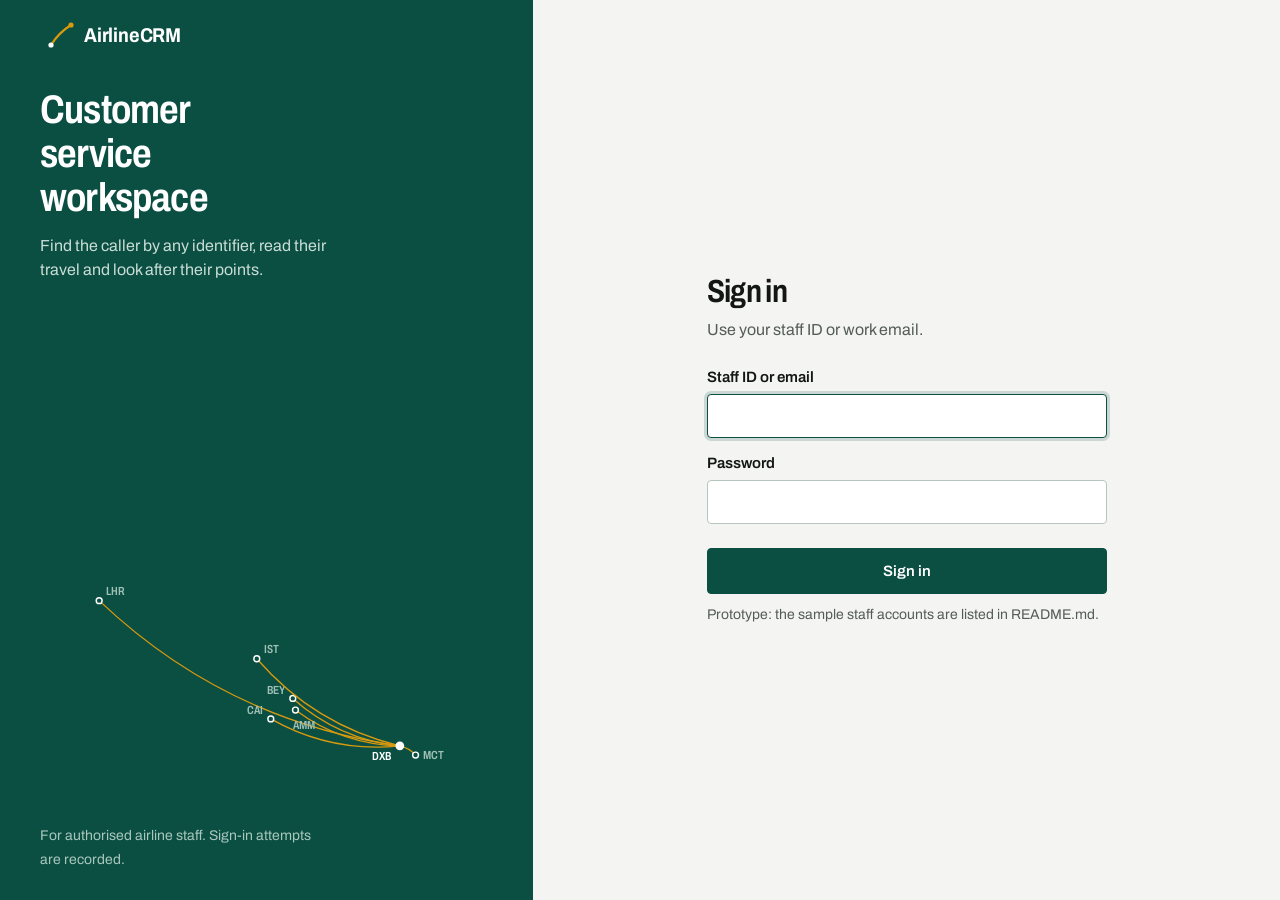
<file: Source_Code/GUI_Prototypes/index.html>
<!doctype html>
<html lang="en">
<head>
<meta charset="utf-8">
<meta name="viewport" content="width=device-width, initial-scale=1">
<title>AirlineCRM – staff workspace prototype</title>
<link rel="preconnect" href="https://fonts.googleapis.com"><link rel="preconnect" href="https://fonts.gstatic.com" crossorigin>
<link href="https://fonts.googleapis.com/css2?family=Archivo:wdth,wght@62..125,400..700&display=swap" rel="stylesheet">
<link rel="stylesheet" href="styles.css">
</head>
<body>
<div class="app">
  <aside class="rail" aria-label="AirlineCRM">
    <a class="mark" href="#home">
      <svg width="26" height="26" viewBox="0 0 26 26" aria-hidden="true"><path d="M3 23 C 8 15, 15 8, 23 3" fill="none" stroke="#d99a0e" stroke-width="2.2" stroke-linecap="round"/><circle cx="3" cy="23" r="2.6" fill="#fff"/><circle cx="23" cy="3" r="2.6" fill="#d99a0e"/></svg>
      <span>AirlineCRM</span>
    </a>
    <nav class="nav" id="nav" aria-label="Main"></nav>
    <div class="me" id="me"></div>
  </aside>
  <div class="main">
    <header class="top">
      <a class="quick" href="#search" aria-label="Search customers">
        <svg width="16" height="16" viewBox="0 0 16 16" fill="none" stroke="currentColor" stroke-width="1.6" stroke-linecap="round"><circle cx="7" cy="7" r="4.6"/><path d="m10.5 10.5 3.5 3.5"/></svg>
        <span>Find a customer by name, ID, email, phone or booking reference</span><kbd>/</kbd>
      </a>
      <div class="top-right" id="topRight"></div>
    </header>
    <main id="sheet" class="sheet"></main>
  </div>
</div>
<script src="data.js"></script>
<script src="app.js"></script>
</body>
</html>
</file>
<file: Source_Code/GUI_Prototypes/styles.css>
/* AirlineCRM — "Timetable & Route Map".
   Spruce livery rail, cool paper ground, ink type, amber only on routes / today / live selection.
   No boxed cards: regions are colour fields, timetable rules and type scale. One family (Archivo),
   condensed widths for codes and column heads, tabular figures everywhere. */
:root {
  --spruce: #0b4f43; --spruce-deep: #083c33; --spruce-ink: #0a3a31; --spruce-tint: #e4eeea; --spruce-wash: #f0f5f3;
  --ground: #f4f5f2; --surface: #ffffff; --ink: #121614; --muted: #545c58; --faint: #6a716d;
  --rule: #dde2de; --rule-strong: #121614;
  --amber: #d99a0e; --amber-ink: #7a5200; --amber-tint: #fbf1d9;
  --pos: #1e7b4f; --pos-tint: #dff3e7; --neg: #b4232a; --neg-tint: #fbe5e3; --warn-ink: #7a4a00;
  --font: "Archivo", "Helvetica Neue", Arial, sans-serif;
  --r: 4px;
}
* { box-sizing: border-box; }
html, body { margin: 0; height: 100%; }
body { font: 400 14px/20px var(--font); color: var(--ink); background: var(--ground); -webkit-font-smoothing: antialiased; font-variant-numeric: tabular-nums; }
::selection { background: var(--amber-tint); color: var(--ink); }
a { color: inherit; text-decoration: none; }
button, input, select, textarea { font: inherit; color: inherit; }
:focus-visible { outline: 2px solid var(--amber); outline-offset: 2px; border-radius: 2px; }
.cond { font-stretch: 75%; }
.semi { font-weight: 600; }
.muted { color: var(--muted); }
.code { font-stretch: 75%; font-weight: 500; letter-spacing: .01em; }

/* ---------- shell ---------- */
.app { display: grid; grid-template-columns: 232px 1fr; min-height: 100vh; }
.rail { background: var(--spruce); color: #e6f0ec; display: flex; flex-direction: column; padding: 22px 14px 18px; position: sticky; top: 0; height: 100vh; }
.mark { display: flex; align-items: center; gap: 10px; padding: 0 8px 26px; color: #fff; font-size: 20px; font-weight: 700; font-stretch: 88%; letter-spacing: -.01em; }
.nav a { display: flex; align-items: center; gap: 12px; height: 38px; padding: 0 10px; border-radius: var(--r); color: #c9ddd6; font-weight: 500; transition: background .15s, color .15s; }
.nav a:hover { background: rgba(255,255,255,.07); color: #fff; }
.nav a.active { background: rgba(255,255,255,.13); color: #fff; }
.nav a svg { flex: none; opacity: .9; }
.nav .count { margin-left: auto; font-stretch: 75%; font-weight: 600; color: var(--spruce-deep); background: #cfe3dc; border-radius: 10px; min-width: 22px; height: 20px; display: grid; place-items: center; padding: 0 6px; font-size: 13px; }
.nav .group { font-size: 13px; color: #9fc0b5; padding: 22px 10px 8px; }
.me { margin-top: auto; display: flex; gap: 10px; align-items: center; padding: 10px 8px 0; border-top: 1px solid rgba(255,255,255,.12); }
.me-name { color: #fff; font-weight: 600; } .me-role { font-size: 13px; line-height: 16px; color: #a9c7bd; }
.initials { width: 32px; height: 32px; border-radius: 50%; display: grid; place-items: center; font-weight: 600; font-size: 13px; flex: none; background: var(--spruce-tint); color: var(--spruce-ink); }
.initials.on-rail { background: #1e6a5c; color: #fff; }

.main { min-width: 0; }
.top { display: flex; align-items: center; gap: 24px; padding: 18px 40px 0; }
.quick { flex: 0 1 560px; display: flex; align-items: center; gap: 10px; height: 40px; padding: 0 12px 0 14px; background: var(--surface); border: 1px solid var(--rule); border-radius: var(--r); color: var(--muted); transition: border-color .15s; }
.quick:hover { border-color: #b9c2bd; }
.quick span { flex: 1; white-space: nowrap; overflow: hidden; text-overflow: ellipsis; }
kbd { font: 600 12px/18px var(--font); font-stretch: 75%; border: 1px solid var(--rule); border-radius: 3px; padding: 0 6px; color: var(--muted); }
.top-right { margin-left: auto; display: flex; align-items: center; gap: 16px; color: var(--muted); }
.sheet { padding: 28px 40px 40px; }

/* ---------- headings ---------- */
.head { display: flex; align-items: flex-end; justify-content: space-between; gap: 32px; margin-bottom: 28px; }
h1 { margin: 0; font-size: 40px; line-height: 44px; font-weight: 650; font-stretch: 82%; letter-spacing: -.02em; }
h1.small { font-size: 32px; line-height: 36px; }
.lede { margin: 10px 0 0; font-size: 16px; line-height: 24px; color: var(--muted); max-width: 70ch; }
.lede b { color: var(--ink); font-weight: 600; }
.actions { display: flex; gap: 10px; flex: none; }
h2 { margin: 0; font-size: 16px; line-height: 22px; font-weight: 650; }

/* timetable section: a heavy rule on top, the heading, then rows */
.tt { border-top: 2px solid var(--rule-strong); padding-top: 12px; }
.tt-head { display: flex; align-items: baseline; justify-content: space-between; gap: 16px; margin-bottom: 6px; }
.tt-head .meta { font-size: 13px; color: var(--muted); }
table.rows { width: 100%; border-collapse: collapse; }
.rows th { text-align: left; font-weight: 600; font-stretch: 75%; font-size: 13px; color: var(--muted); padding: 8px 12px 8px 0; white-space: nowrap; }
.rows td { padding: 0 12px 0 0; height: 46px; border-top: 1px solid var(--rule); white-space: nowrap; vertical-align: middle; }
.rows th:last-child, .rows td:last-child { padding-right: 0; }
.rows .r { text-align: right; }
.rows td.two { height: 58px; }
.rows .sub { display: block; font-size: 13px; line-height: 17px; color: var(--muted); }
.rows tr.go { cursor: pointer; }
.rows tr.go:hover td { background: var(--spruce-wash); }
.wrap-x { overflow-x: auto; }

/* ---------- controls ---------- */
.btn { height: 40px; padding: 0 18px; display: inline-flex; align-items: center; justify-content: center; gap: 8px; border-radius: var(--r); border: 1px solid var(--ink); background: transparent; font-weight: 600; cursor: pointer; white-space: nowrap; transition: background .15s, color .15s, transform .1s; }
.btn:hover { background: var(--ink); color: #fff; }
.btn:active { transform: translateY(1px); }
.btn.primary { background: var(--spruce); border-color: var(--spruce); color: #fff; }
.btn.primary:hover { background: var(--spruce-deep); }
.btn.ghost { border-color: transparent; color: var(--spruce); padding: 0 8px; height: 32px; }
.btn.ghost:hover { background: var(--spruce-tint); color: var(--spruce-ink); }
.link { color: var(--spruce); font-weight: 600; }
.link:hover { text-decoration: underline; text-underline-offset: 3px; }

.tag { display: inline-flex; align-items: center; height: 22px; padding: 0 8px; border-radius: 3px; font-size: 13px; font-weight: 600; font-stretch: 80%; white-space: nowrap; background: #e8ebe9; color: #2c3330; flex: none; }
.tag.pos { background: var(--pos-tint); color: #12502f; }
.tag.neg { background: var(--neg-tint); color: #7e171c; }
.tag.warn { background: var(--amber-tint); color: var(--warn-ink); }
.tag.live { background: var(--spruce-tint); color: var(--spruce-ink); }
.tier { font-weight: 600; font-stretch: 80%; display: inline-flex; align-items: center; }
.tier::before { content: ""; display: inline-block; width: 8px; height: 8px; border-radius: 50%; margin-right: 7px; flex: none; background: var(--tc, #9aa29e); }

/* ---------- figures strip ---------- */
.figures { display: grid; grid-template-columns: repeat(4, 1fr); border-top: 2px solid var(--rule-strong); border-bottom: 1px solid var(--rule); margin-bottom: 36px; }
.fig { padding: 14px 20px 16px 0; }
.fig + .fig { padding-left: 20px; border-left: 1px solid var(--rule); }
.fig .n { font-size: 40px; line-height: 44px; font-weight: 600; font-stretch: 82%; letter-spacing: -.02em; }
.fig .l { font-weight: 600; margin-top: 2px; }
.fig .s { font-size: 13px; color: var(--muted); }

.cols { display: grid; grid-template-columns: 7fr 5fr; gap: 40px; }
.cols + .cols { margin-top: 36px; }

/* proportional bars (exact scale) */
.bar { position: relative; height: 6px; background: #e6e9e7; border-radius: 3px; min-width: 120px; }
.bar i { position: absolute; left: 0; top: 0; bottom: 0; border-radius: 3px; background: var(--ink); }
.scale { position: relative; height: 26px; min-width: 90px; }
.scale .track { position: absolute; left: 0; right: 0; top: 11px; height: 4px; background: #e6e9e7; border-radius: 2px; }
.scale .fill { position: absolute; top: 11px; height: 4px; border-radius: 2px; background: var(--ink); }
.scale .limit { position: absolute; top: 4px; width: 2px; height: 18px; background: var(--amber); }
.scale .zero { position: absolute; top: 6px; width: 1px; height: 14px; background: #b9c0bc; }

/* ---------- notices ---------- */
.notice { display: flex; gap: 12px; align-items: flex-start; padding: 12px 16px; background: var(--amber-tint); color: var(--warn-ink); border-radius: var(--r); }
.notice b { font-weight: 650; color: #5c3b00; }
.notice.info { background: var(--spruce-tint); color: var(--spruce-ink); }
.notice.info b { color: var(--spruce-ink); }
.notice svg { flex: none; margin-top: 2px; }

/* ---------- search ---------- */
.searchbox { display: flex; gap: 10px; margin-bottom: 14px; max-width: 880px; }
.searchbox .field { position: relative; flex: 1; }
.searchbox input { width: 100%; height: 56px; border: 2px solid var(--ink); border-radius: var(--r); background: var(--surface); padding: 0 16px 0 50px; font-size: 20px; font-weight: 500; }
.searchbox input:focus { outline: none; border-color: var(--spruce); box-shadow: 0 0 0 4px var(--spruce-tint); }
.searchbox svg { position: absolute; left: 17px; top: 18px; color: var(--muted); }
.searchbox .btn { height: 56px; padding: 0 26px; font-size: 16px; }
.keys { display: flex; flex-wrap: wrap; gap: 8px; margin: 0 0 28px; color: var(--muted); font-size: 13px; }
.keys span { background: #e8ebe9; color: #2c3330; border-radius: 3px; padding: 2px 8px; font-weight: 500; }
mark { background: var(--amber-tint); color: inherit; border-radius: 2px; padding: 0 1px; }
.results.has-sel tr.res:not(.sel) td { opacity: .5; }
.results tr.res td { transition: opacity .2s; }
.results tr.sel td { background: var(--spruce-wash); border-top-color: var(--spruce); }
.results tr.detail td { padding: 0; border-top: 0; height: auto; white-space: normal; background: var(--spruce-wash); }
.detail-grid { display: grid; grid-template-columns: 1fr 1fr 1fr auto; gap: 32px; padding: 6px 20px 20px 54px; }
.detail-grid h3 { margin: 0 0 8px; font-size: 13px; font-weight: 600; font-stretch: 75%; color: var(--muted); }
.kv { display: grid; grid-template-columns: auto 1fr; gap: 6px 16px; margin: 0; }
.kv dt { color: var(--muted); } .kv dd { margin: 0; }
.detail-grid .act { display: flex; flex-direction: column; gap: 8px; align-items: stretch; justify-content: flex-end; }

/* ---------- profile ---------- */
.crumb { font-size: 14px; color: var(--muted); margin-bottom: 6px; }
.crumb a:hover { color: var(--ink); text-decoration: underline; text-underline-offset: 3px; }
.who { display: flex; align-items: center; gap: 14px; }
.who .initials { width: 44px; height: 44px; font-size: 15px; }
.facts { display: flex; flex-wrap: wrap; gap: 6px 36px; margin: 18px 0 0; }
.facts dt { font-size: 13px; font-weight: 600; font-stretch: 75%; color: var(--muted); }
.facts dd { margin: 2px 0 0; }
.tabs { display: flex; gap: 30px; margin: 24px 0 28px; border-bottom: 1px solid var(--rule); }
.tabs a { position: relative; padding: 10px 0 12px; font-weight: 600; color: var(--muted); transition: color .15s; }
.tabs a:hover { color: var(--ink); }
.tabs a.active { color: var(--ink); }
.tabs a.active::after { content: ""; position: absolute; left: 0; right: 0; bottom: -1px; height: 3px; background: var(--ink); }
.tabs .c { font-stretch: 75%; color: var(--faint); margin-left: 6px; font-weight: 500; }

/* travel: map + timeline */
.travel { display: grid; grid-template-columns: 5fr 7fr; gap: 40px; margin: 24px 0 36px; }
.map svg, .timeline svg { display: block; width: 100%; height: auto; }
.map .arc { fill: none; stroke: var(--amber); stroke-width: 2; opacity: .85; transition: opacity .15s; }
.map .arc.cx { stroke: var(--neg); stroke-dasharray: 4 4; }
.map.focus .arc { opacity: .18; }
.map.focus .arc.on { opacity: 1; stroke-width: 3.5; }
.legend { display: flex; flex-wrap: wrap; gap: 18px; font-size: 13px; color: var(--muted); margin-top: 8px; }
.legend i { display: inline-block; width: 10px; height: 10px; border-radius: 50%; margin-right: 6px; vertical-align: -1px; }
.stats { display: grid; grid-template-columns: repeat(4, 1fr); margin-top: 18px; border-top: 1px solid var(--rule); }
.stats div { padding: 10px 0 0; }
.stats .n { font-size: 28px; line-height: 32px; font-weight: 600; font-stretch: 82%; }
.stats .l { font-size: 13px; color: var(--muted); }
.rows tr.bk td { transition: background .15s; }
.rows tr.bk:hover td { background: var(--amber-tint); }

/* loyalty */
.loyal { display: grid; grid-template-columns: 1fr 400px; gap: 40px; align-items: start; }
.balance { display: grid; grid-template-columns: auto auto 1fr; gap: 0 44px; align-items: end; padding-bottom: 20px; margin-bottom: 30px; border-bottom: 1px solid var(--rule); }
.balance .n { font-size: 56px; line-height: 56px; font-weight: 600; font-stretch: 82%; letter-spacing: -.02em; }
.balance .n small { font-size: 16px; color: var(--muted); font-weight: 500; margin-left: 6px; letter-spacing: 0; }
.balance .l { font-weight: 600; margin-bottom: 6px; }
.balance .s { font-size: 13px; color: var(--muted); margin-top: 6px; }
.balance .t { font-size: 28px; line-height: 32px; font-weight: 600; font-stretch: 82%; }
.adjust { background: var(--spruce-tint); border-radius: 6px; padding: 22px 24px 24px; position: sticky; top: 20px; }
.adjust h2 { font-size: 20px; line-height: 26px; }
.adjust .perm { font-size: 13px; color: var(--spruce-ink); display: flex; gap: 6px; align-items: center; margin: 4px 0 18px; }
.f { margin-bottom: 14px; }
.preview > span:nth-child(odd) { justify-self: start; }
.f label, .f .lab { display: block; font-weight: 600; margin-bottom: 6px; }
.in, .sel, .ta { width: 100%; height: 44px; border: 1px solid #b7c5bf; border-radius: var(--r); background: #fff; padding: 0 12px; transition: border-color .15s, box-shadow .15s; }
.in.big { font-size: 22px; font-weight: 600; font-stretch: 85%; height: 52px; }
.ta { height: 84px; padding: 10px 12px; resize: none; line-height: 20px; }
.in:focus, .sel:focus, .ta:focus { outline: none; border-color: var(--spruce); box-shadow: 0 0 0 3px rgba(11,79,67,.18); }
.f.bad .in, .f.bad .ta, .f.bad .sel { border-color: var(--neg); }
.f .err { display: none; color: var(--neg); font-size: 13px; margin-top: 4px; }
.f.bad .err { display: block; }
.seg { display: grid; grid-template-columns: 1fr 1fr; background: #fff; border: 1px solid #b7c5bf; border-radius: var(--r); padding: 3px; gap: 3px; }
.seg button { height: 34px; border: 0; border-radius: 3px; background: transparent; font-weight: 600; cursor: pointer; color: var(--muted); transition: background .15s, color .15s; }
.seg button[aria-checked="true"] { background: var(--spruce); color: #fff; }
.ptscale { margin-top: 10px; }
.ptscale .ticks { display: flex; justify-content: space-between; font-size: 13px; color: var(--muted); font-stretch: 80%; }
.ptscale .scale .fill { width: 100%; transform-origin: left center; transition: transform .2s, background .2s; }
.preview { display: grid; grid-template-columns: 1fr auto; justify-items: end; gap: 4px 12px; background: #fff; border-radius: var(--r); padding: 12px 14px; margin: 4px 0 14px; }
.preview .big { font-size: 20px; font-weight: 650; font-stretch: 85%; }
.adjust .btn.primary { width: 100%; height: 46px; font-size: 15px; margin-top: 14px; }
.fine { font-size: 13px; color: var(--spruce-ink); margin: 10px 0 0; }

.view-enter { animation: rise .22s cubic-bezier(.2,.8,.2,1); }
@keyframes rise { from { opacity: .4; transform: translateY(6px); } to { opacity: 1; transform: none; } }
@media (prefers-reduced-motion: reduce) { * { transition: none !important; animation: none !important; } }

/* ---------- narrow screens ---------- */
@media (max-width: 900px) {
  .app { grid-template-columns: 1fr; }
  .rail { position: static; height: auto; flex-direction: row; align-items: center; padding: 10px 14px; gap: 8px; overflow-x: auto; }
  .mark { padding: 0 8px 0 0; }
  .nav { display: flex; gap: 4px; }
  .nav a span:not(.count), .nav .group, .me { display: none; }
  .top { padding: 14px 16px 0; } .top-right .shift { display: none; }
  .sheet { padding: 20px 16px 32px; }
  .head { flex-direction: column; align-items: flex-start; gap: 16px; }
  h1 { font-size: 32px; line-height: 36px; }
  .figures { grid-template-columns: 1fr 1fr; } .fig:nth-child(3) { border-left: 0; padding-left: 0; }
  .cols, .travel, .loyal { grid-template-columns: 1fr; gap: 28px; }
  .detail-grid { grid-template-columns: 1fr; padding: 6px 16px 16px; }
  .balance { grid-template-columns: 1fr 1fr; gap: 16px; }
  .searchbox input { font-size: 16px; }
  .adjust { position: static; }
}

.recent { display: grid; grid-template-columns: repeat(4, 1fr); border-top: 1px solid var(--rule); }
.recent a { display: flex; gap: 12px; align-items: center; padding: 14px 16px 14px 0; transition: background .15s; }
.recent a + a { padding-left: 16px; border-left: 1px solid var(--rule); }
.recent a:hover { background: var(--spruce-wash); }
.recent .sub { display: block; font-size: 13px; color: var(--muted); }
@media (max-width: 900px) { .recent { grid-template-columns: 1fr; } .recent a + a { border-left: 0; padding-left: 0; border-top: 1px solid var(--rule); } }

.cols > *, .travel > *, .loyal > * { min-width: 0; }
@media (max-width: 900px) {
  .tabs { overflow-x: auto; gap: 22px; white-space: nowrap; scrollbar-width: none; }
  .tabs a { flex: none; }
  .balance .n { font-size: 40px; line-height: 44px; }
}

.quick { min-width: 0; }
@media (max-width: 900px) { .quick kbd { display: none; } .top { gap: 12px; } }

@media (max-width: 900px) { .app { grid-template-rows: auto 1fr; } }

/* ---- review round 1: print legibility, amber discipline, mobile ---- */
body { font-size: 15px; line-height: 22px; }
.rows th { color: #2f3633; font-size: 14px; }
.rows .sub, .tt-head .meta, .fig .s, .balance .s, .legend, .crumb, .keys, .fine, .recent .sub { font-size: 14px; }
.tag { font-size: 13px; height: 24px; }
.facts dt { font-size: 13px; color: #3d4541; }
.me-role, .nav .group { font-size: 13px; }
.tag.mid { background: #e9ecef; color: #1f2a30; box-shadow: inset 0 0 0 1px #9aa6ad; }
.tag.open { background: transparent; color: #2f3633; box-shadow: inset 0 0 0 1px #6a716d; }
.notice { background: #e8edf0; color: #1f2a30; }
.notice b { color: var(--ink); }
.notice.limit { background: #fff; color: var(--ink); box-shadow: inset 0 0 0 2px var(--amber); }
.timeline.focus g { opacity: .2; }
.timeline.focus g.on { opacity: 1; }
.timeline svg g { transition: opacity .15s; }
@media (min-width: 901px) { .travel { grid-template-columns: 7fr 5fr; margin-top: 0; } }
.balance { align-items: start; }
.balance .t { margin-top: 12px; }
.preview { background: transparent; border-top: 1px solid #b7c5bf; border-radius: 0; padding: 12px 0 0; }
.cue { display: none; margin: 8px 0 0; font-size: 13px; color: var(--muted); }
body[data-route="search"] .quick { visibility: hidden; }
@media (max-width: 900px) {
  .cue { display: block; }
  .results thead { display: none; }
  .results, .results tbody { display: block; }
  .results tr.res { display: flex; align-items: center; justify-content: space-between; gap: 12px; border-top: 1px solid var(--rule); padding: 8px 0; }
  .results tr.res td { display: none; border: 0; height: auto; }
  .results tr.res td:first-child, .results tr.res td:nth-child(4) { display: block; }
  .results tr.detail, .results tr.detail td { display: block; }
}

/* ---- review round 2 ---- */
.rows tr.bk.hover td { background: var(--amber-tint); }
.travel { margin-bottom: 30px; }
@media (max-width: 900px) {
  .travel { grid-template-columns: 1fr; }
  body[data-route="search"] .top { display: none; }
  .results tr.res td, .results tr.sel td { background: transparent !important; }
  .results tr.sel { background: var(--spruce-wash); }
  .results tr.res { padding: 8px 10px; margin: 0 -10px; }
}

/* focus rings meet 3:1: spruce on paper, white on the rail */
:focus-visible { outline-color: var(--spruce); }
.rail :focus-visible { outline-color: #ffffff; }

/* ---- v3: sign in, profile overview, review queue, refused/failed states, controls outside the prototype ---- */
.me .initials { flex: none; }
.top-right .btn.ghost { color: var(--muted); gap: 6px; }
.top-right .btn.ghost:hover { color: var(--spruce-ink); }

/* controls outside the prototype's use cases: visible, dimmed, inert, with a tooltip naming the use case */
.btn[aria-disabled="true"] { opacity: .45; cursor: not-allowed; }
.btn[aria-disabled="true"]:hover { background: transparent; color: inherit; }
.btn[aria-disabled="true"]:active { transform: none; }
.nav .off { display: flex; align-items: center; gap: 12px; height: 38px; padding: 0 10px; border-radius: var(--r); color: #c9ddd6; font-weight: 500; opacity: .5; cursor: not-allowed; }
.nav .off svg { flex: none; opacity: .9; }
.tabs .off { position: relative; padding: 10px 0 12px; font-weight: 600; color: #8b938f; cursor: not-allowed; }

/* refused, denied and failed outcomes */
.notice.neg { background: var(--neg-tint); color: #7e171c; }
.notice.neg b { color: #7e171c; }
.gap { margin-bottom: 20px; }
.adjust #result .notice { margin-bottom: 16px; }
.adjust .perm.no { color: var(--neg); }

/* empty states and small table helpers */
.empty { padding: 20px 0 8px; border-top: 1px solid var(--rule); }
.empty h2, .empty h3 { margin: 0; font-size: 16px; line-height: 22px; font-weight: 650; }
.empty p { margin: 6px 0 0; }
.more { margin: 10px 0 0; font-size: 14px; }
.clip { display: block; overflow: hidden; text-overflow: ellipsis; white-space: nowrap; }
.kvrows th { width: 40%; color: #3d4541; font-size: 14px; border-top: 1px solid var(--rule); height: 46px; padding: 0 12px 0 0; }
.kvrows tr:first-child th, .kvrows tr:first-child td { border-top: 0; }
.dots { display: inline-flex; gap: 3px; margin-right: 10px; vertical-align: 1px; }
.dots i { width: 8px; height: 8px; border-radius: 50%; background: #d3d9d5; }
.dots i.on { background: var(--ink); }

/* review queue (Airline Management) */
.review-grid { grid-template-columns: 1.4fr 1fr 1.2fr auto; padding-left: 0; }
.review-grid .why { margin: 0; }
.review-grid .f { margin: 0; }
.review-grid .f label { font-size: 13px; font-weight: 600; font-stretch: 75%; color: var(--muted); margin-bottom: 8px; }
.review-grid .ta { height: 76px; }
.review-grid .act { justify-content: flex-start; }

/* sign in */
body.signed-out .app { grid-template-columns: 1fr; }
body.signed-out .rail, body.signed-out .top { display: none; }
body.signed-out .sheet { padding: 0; }
.login { display: grid; grid-template-columns: minmax(380px, 5fr) 7fr; min-height: 100vh; }
.login-side { background: var(--spruce); color: #c9ddd6; padding: 22px 40px 28px; display: flex; flex-direction: column; gap: 40px; }
.login-side .mark { padding: 0 0 0 8px; }
.login-side h1 { color: #fff; max-width: 12ch; }
.login-side p { margin: 14px 0 0; font-size: 16px; line-height: 24px; max-width: 34ch; }
.login-art { display: block; width: 100%; height: auto; margin-top: auto; }
.login-side .login-foot { margin: 0; font-size: 14px; color: #a9c7bd; }
.login-main { display: grid; place-items: center; padding: 40px; }
.login-form { width: 100%; max-width: 400px; }
.login-form h2 { font-size: 32px; line-height: 36px; font-weight: 650; font-stretch: 82%; letter-spacing: -.02em; }
.login-form .lede { margin: 8px 0 24px; }
.login-form #lmsg .notice { margin-bottom: 18px; }
.login-form .fine { color: var(--muted); }
.btn.wide { width: 100%; height: 46px; font-size: 15px; margin-top: 10px; }

@media (max-width: 900px) {
  .nav .off span:not(.count) { display: none; }
  .review-grid { grid-template-columns: 1fr; padding: 6px 16px 16px; }
  .login { grid-template-columns: 1fr; min-height: 0; }
  .login-side { padding: 16px; gap: 16px; }
  .login-side h1, .login-side p, .login-art, .login-side .login-foot { display: none; }
  .login-main { padding: 28px 16px 40px; place-items: start stretch; }
}
</file>
